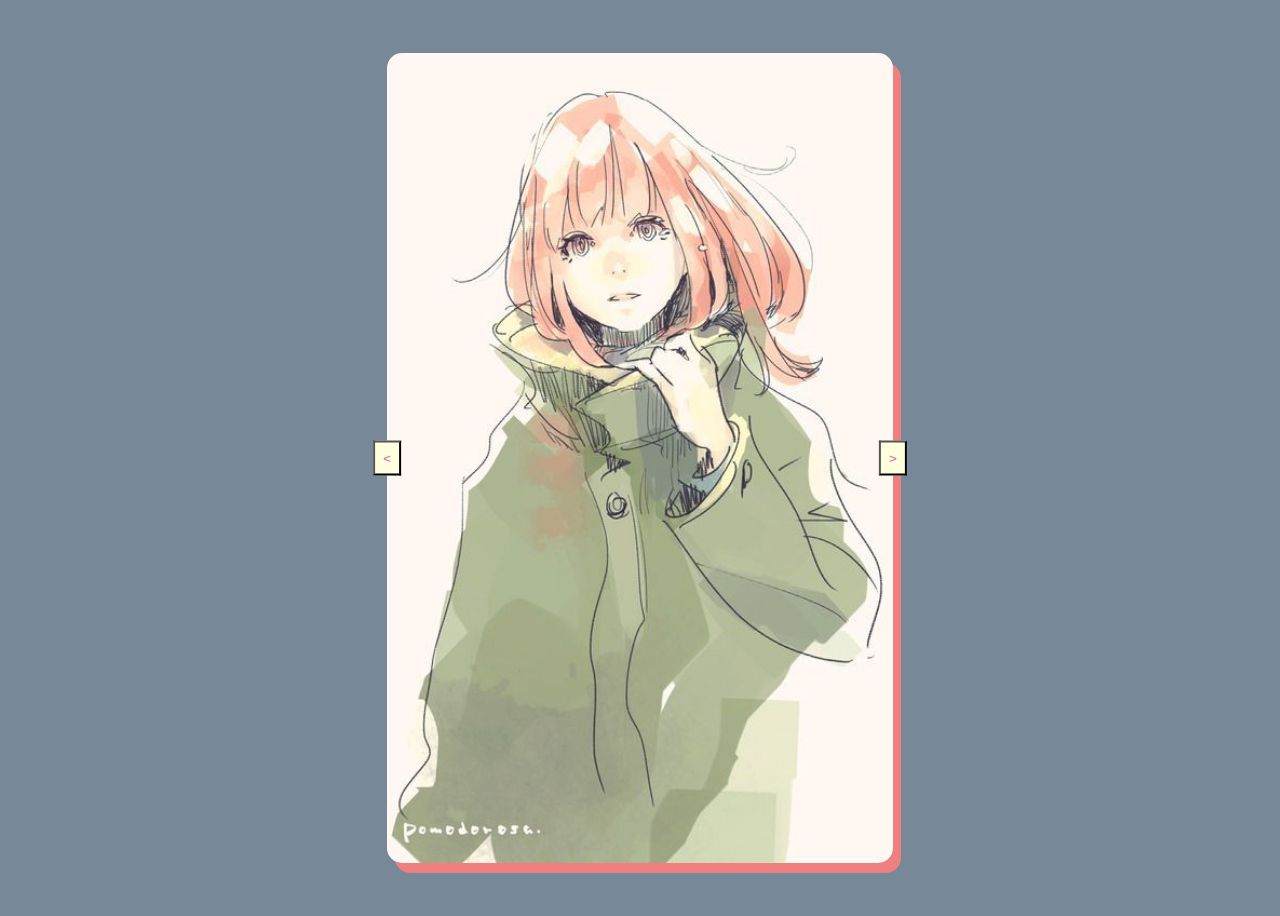
<file: image_slider/index.html>
<html>
	<head>
		<style type="text/css"> @import url(style.css) </style>
		<meta charset="UTF-8">
	</head>
	<body>
		<div class="images">
			<button type="button" class="btn prevBtn"> < </button>
			<button type="button" class="btn nextBtn"> > </button>
		</div>
		<script src="script.js"></script>
	</body>
</html>
</file>
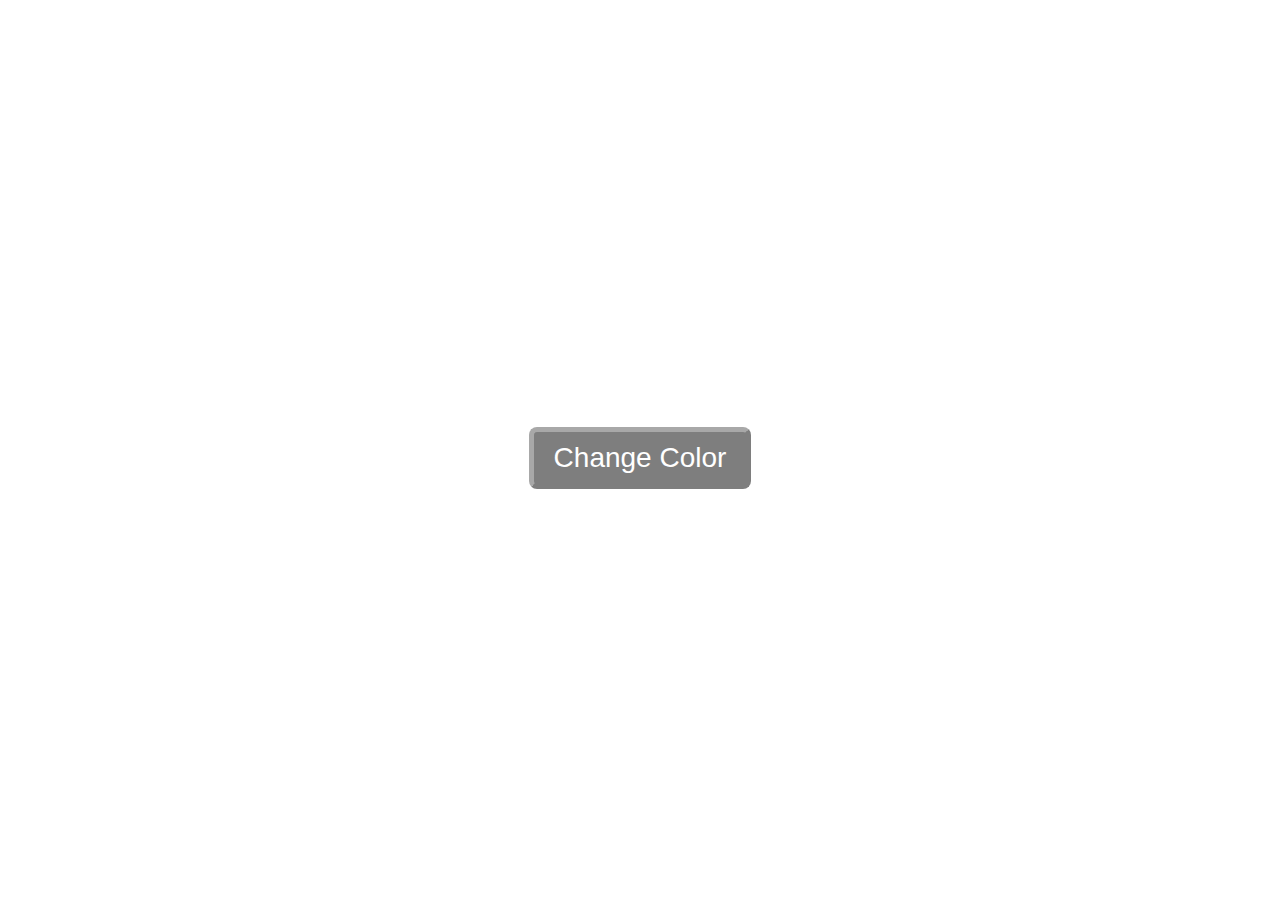
<file: changing_color_at_random_from_array/interafce.html>
<html>
    <head>
    	<style type="text/css">@import url('style.css')</style>
    	<meta charset="UTF-8">
    </head>
	<body>
		<button type="button" id="colorbtn">change color</button>
		<script type="text/javascript" src="script.js"></script>
	</body>
</html>
</file>
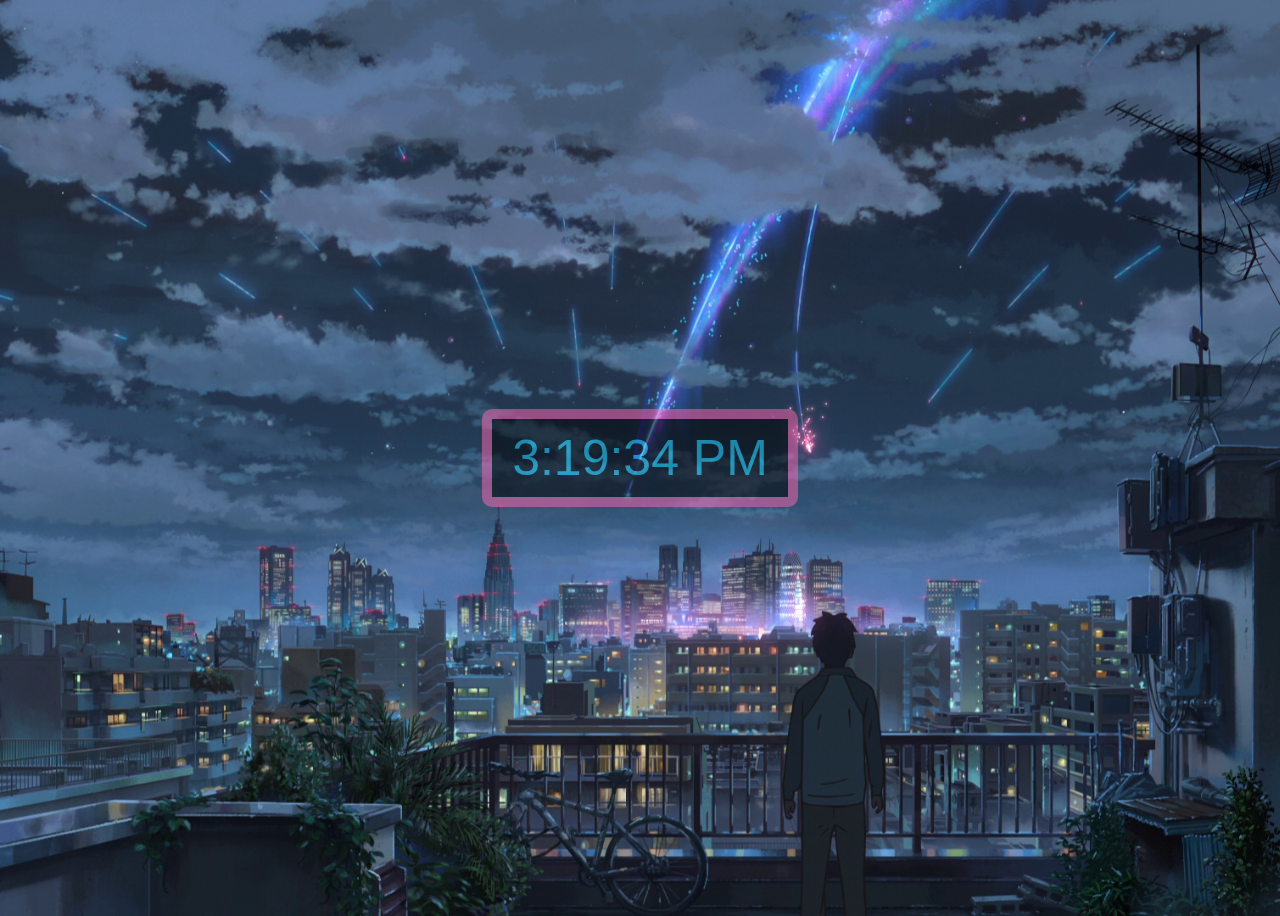
<file: digital_clock/digital_clock.html>
<html>
	<head>
		<meta charset="UTF-8"/>
		<meta name="viewport" content="width=device-width, initial-scale=1.0"/>
		<link rel="stylesheet" href="digital_clock_style.css">
	</head>
	<body>
		<div class="container"></div>
		<script type="text/javascript" src="digital_clock_script.js"></script>
	</body>
</html>
</file>
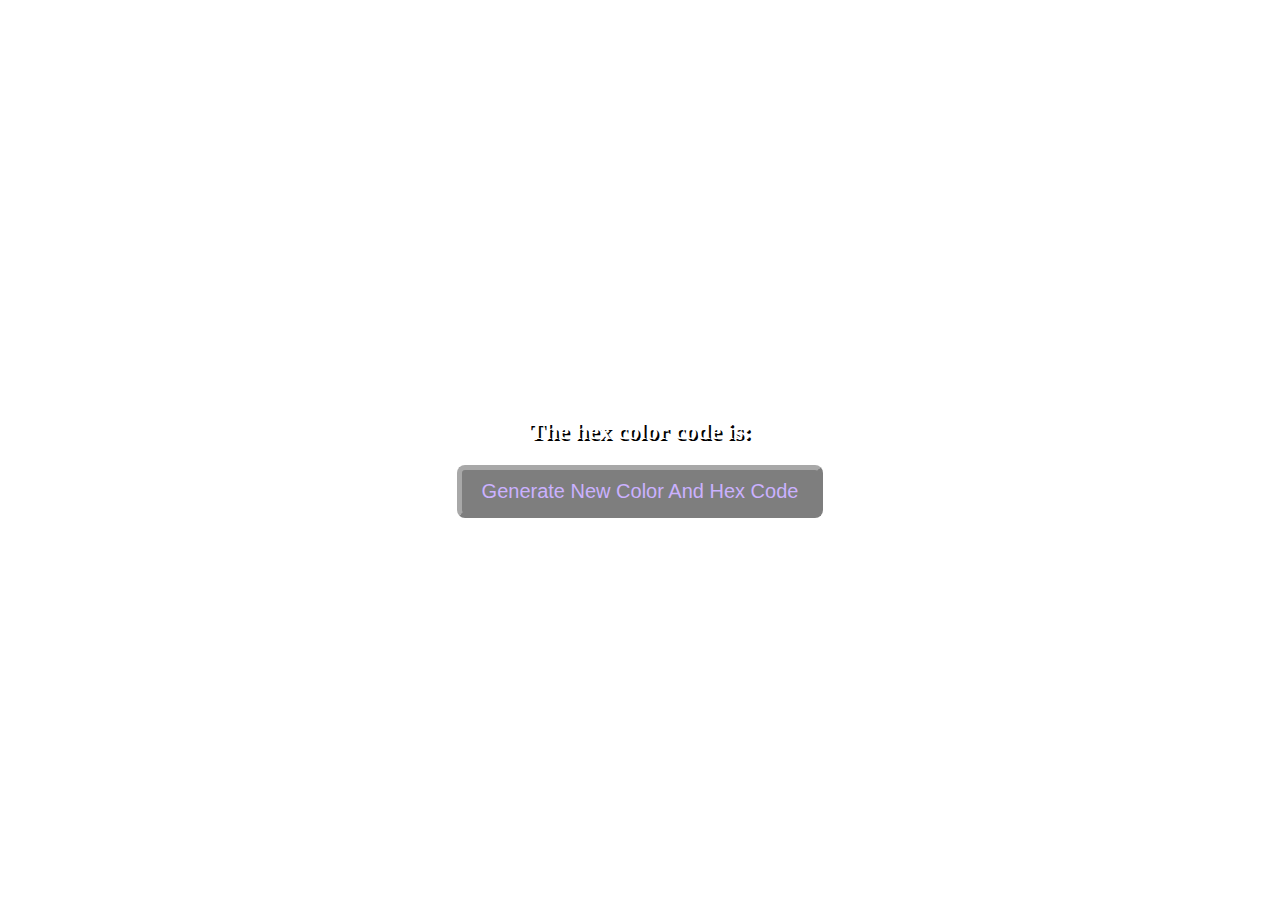
<file: hex_color_generator_random/front.html>
<html>
    <head>
    	<style type="text/css">@import url('style.css')</style>
    	<meta charset="UTF-8">
    </head>
	<body>
		<div class="container">
			<h2>
				The hex color code is: <span id="hexcode"></span>
			</h2>
			<button type="button" id="hexcolorbtn">generate new color and hex code</button>
		</div>
		<script type="text/javascript" src="script.js"></script>
	</body>
</html>
</file>
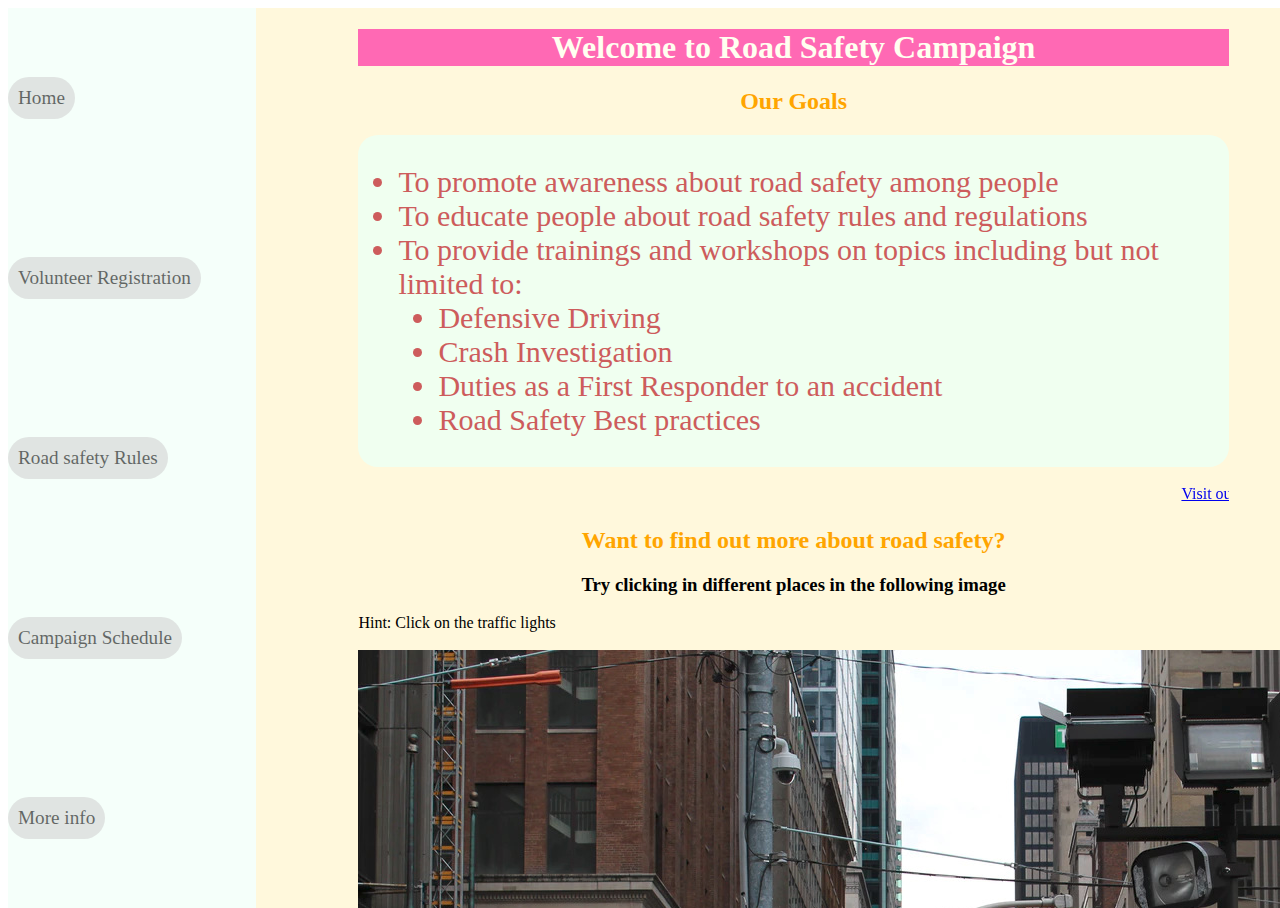
<file: Road_Safety_Campaign_Website/0_Entry_Point_To_The_Website.html>
<!DOCTYPE html>
<html>
    <head>
        <meta charset="utf-8">
        <meta name="viewport" content="width=device-width, initial-scale=1.0">
        <style type="text/css">
        	#nav{
        		height: 100vh;
                background-color: #F5FFFA;
                min-width: 20vw;
                position: relative;
        		display: flex;
        		align-items: baseline;
                justify-content: space-around;
        		flex-direction: column;
                float: left;
                font-size: 1.5vw;
                font-family: Times;
        	}
            iframe {
                position: absolute;
                right: 0;
                display: block;
                border: none;
                width: 80vw;
                height: 100vh;
            }
            .pageLink{
                background-color: #D3D3D3;
                opacity: 0.6;
                border-radius: 25px;
                padding: 10px 10px 10px 10px;
            }
            .pageLink:hover{
                transform: scale(1.06);
                opacity: 1.0;
            }
            a:link{
                text-decoration: none;
                color: black;
            }
            a:hover{
                color: #F08080;
            }
        </style>
    </head>
    <body>
        <div id="nav">
            <span class="pageLink">
                <a href="homePage.html" target="content">Home</a>
            </span>
            <span class="pageLink">
                <a href="volunteerRegistrationPage.html" target="content">Volunteer Registration</a>
            </span>
            <span class="pageLink">
                <a href="roadSafetyRules.html" target="content">Road safety Rules</a>
            </span>
            <span class="pageLink">
                <a href="campaignSchedule.html" target="content">Campaign Schedule</a>
            </span>
            <span class="pageLink">
                <a href="moreInfo.html" target="content">More info</a>
            </span>
        </div>
        <iframe name="content" src="homePage.html"></iframe>
    </body>
</file>
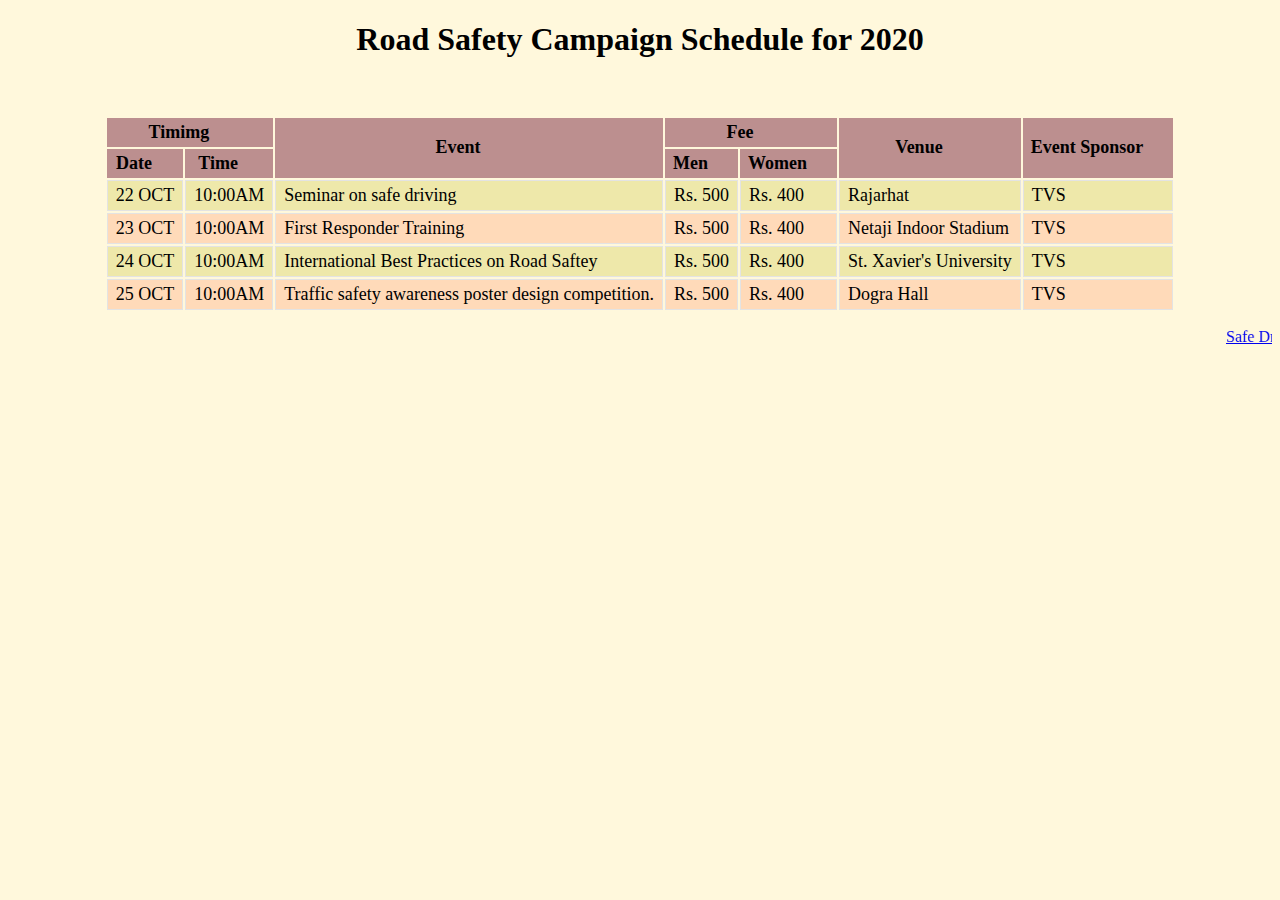
<file: Road_Safety_Campaign_Website/campaignSchedule.html>
<!DOCTYPE html>
<html lang="en">
    <head>
        <meta charset="utf-8">
        <meta name="viewport" content="width=device-width, initial-scale=1.0">
	<style type="text/css">
		h1{
			text-align: center;
			font-family: Times;
		}
		table {
			border-width: 20px;
			border-color: #A0522D;
		}
    	table tr:nth-child(odd) td {
      		background-color: #EEE8AA;
    	}
    	table tr:nth-child(even) td{
    		background-color: #FFDAB9;
    	}
    	table th {
    		text-align: center;
    		background-color: #BC8F8F;
    		padding: 4px 30px 4px 8px;
    	}
    	table td {
    		border: 1px solid #e3e3e3;
    		padding: 4px 8px;
    	}
    	h2 {color: black; background-color: black; font-variant: small-caps; text-align: center; background-image:  linear-gradient(to bottom right, #eeaeca, #cab3d6);
    	}
	</style>
    </head>
    <body bgcolor=#FFF8DC>
        <h1>Road Safety Campaign Schedule for 2020</h1><br/><br/>
		<table style="margin-left: auto; margin-right: auto; font-size: large">
			<tr>
				<th colspan="2">Timimg</th>
				<th rowspan="2">Event</th>
				<th colspan="2">Fee</th>
				<th rowspan="2">Venue</th>
				<th rowspan="2">Event Sponsor</th>
				
			</tr>
			<tr>
				<th>Date</th>
				<th>Time</th>
				<th>Men</th>
				<th>Women</th>
			</tr>
			<tr>
				<td>22 OCT</td>
				<td>10:00AM</td>
				<td>Seminar on safe driving</td>
				<td>Rs. 500</td>
				<td>Rs. 400</td>
				<td>Rajarhat</td>
				<td>TVS</td>
			</tr>
			<tr>
				<td>23 OCT</td>
				<td>10:00AM</td>
				<td>First Responder Training</td>
				<td>Rs. 500</td>
				<td>Rs. 400</td>
				<td>Netaji Indoor Stadium</td>
				<td>TVS</td>
			</tr>
			<tr>
				<td>24 OCT</td>
				<td>10:00AM</td>
				<td>International Best Practices on Road Saftey</td>
				<td>Rs. 500</td>
				<td>Rs. 400</td>
				<td>St. Xavier's University</td>
				<td>TVS</td>
			</tr>
			<tr>
				<td>25 OCT</td>
				<td>10:00AM</td>
				<td>Traffic safety awareness poster design competition.</td>
				<td>Rs. 500</td>
				<td>Rs. 400</td>
				<td>Dogra Hall</td>
				<td>TVS</td>
			</tr>
		</table>
	<p>
      <marquee><a href="roadSafteyRules.html">Safe Drive campaign...Click here</a></marquee>
    </p>
    </body>
</html>
</file>
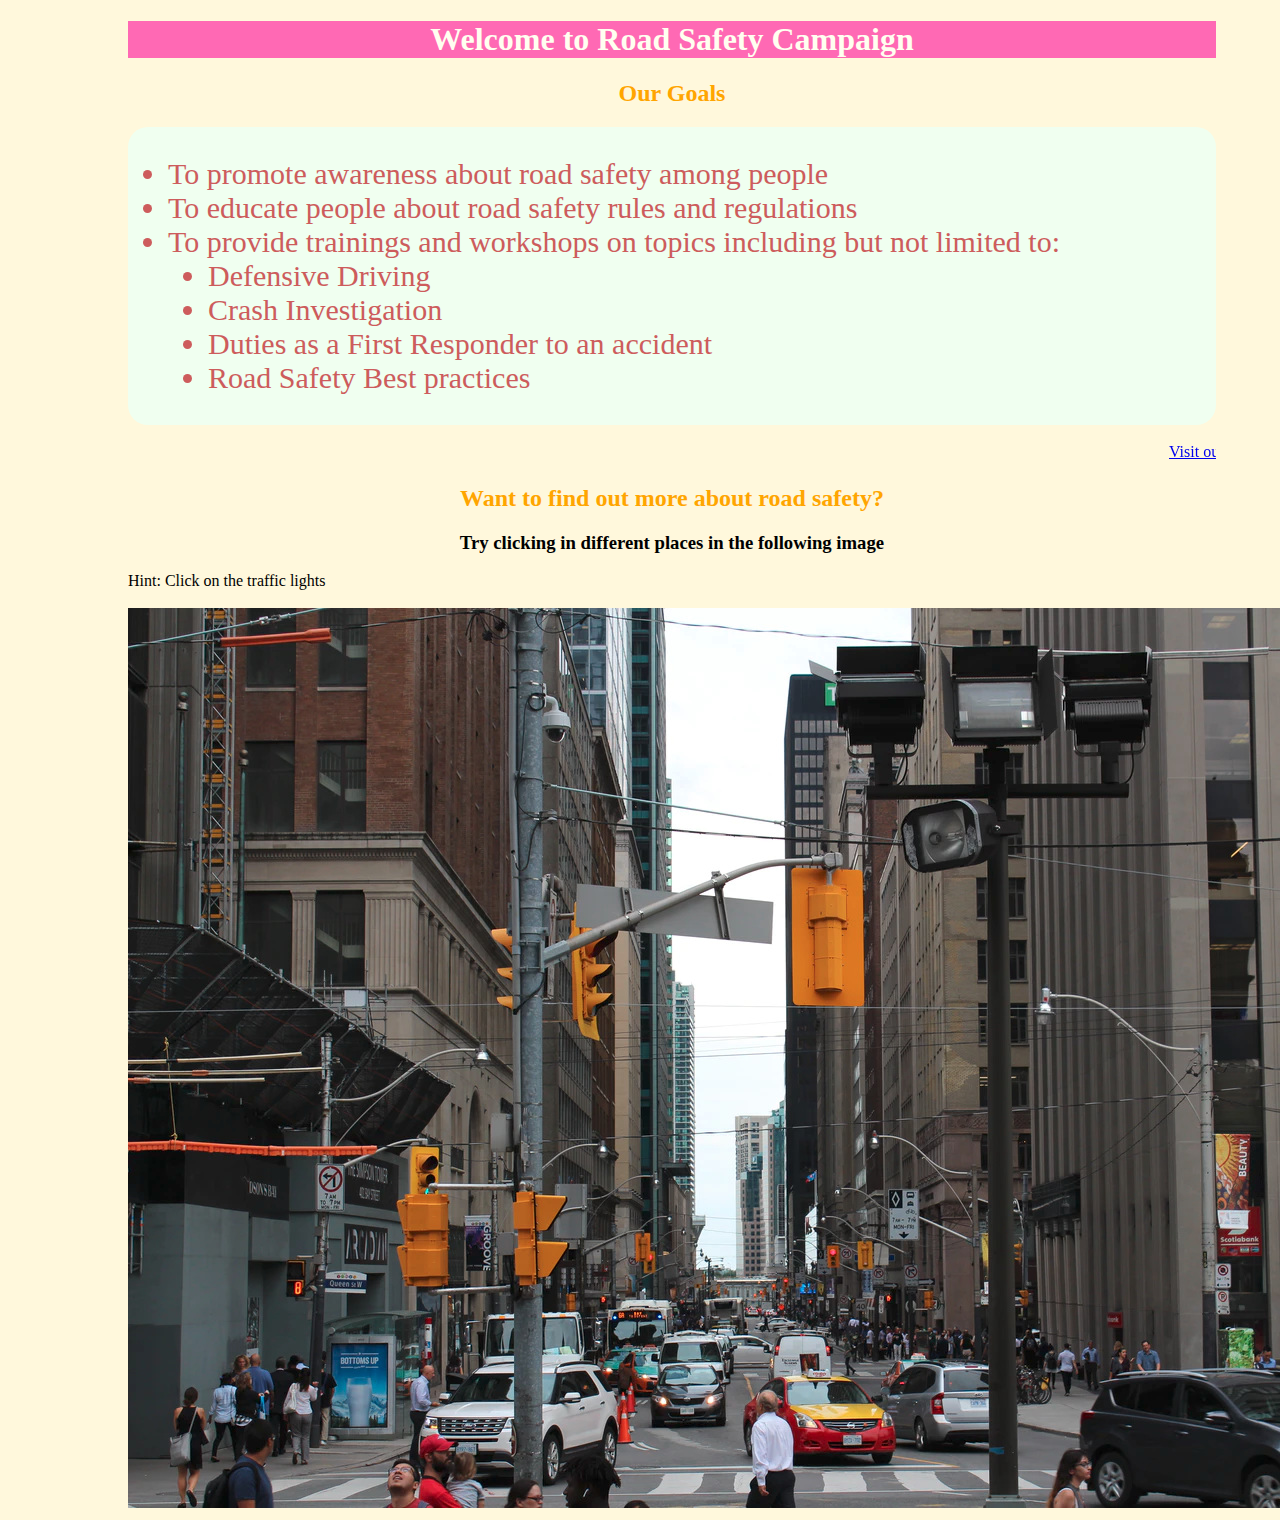
<file: Road_Safety_Campaign_Website/homePage.html>
<!DOCTYPE html>
<html lang="en">
    <head>
        <meta charset="utf-8">
        <meta name="viewport" content="width=device-width, initial-scale=1.0">
        <style>
            body {
                background-color: #FFF8DC;
                margin-left: 10vw;
                margin-right: 5vw;
            }
            h1 {
                text-align: center;
                color: #FFFFF0;
                font-family: Times;
                background-color: #FF69B4;
            }
            h2 {
                text-align: center;
                color: #FFA500;
                font-family: Times;
            }
            h3{
                text-align: center;
            }
            .goals {
                min-height: 20vh;
                display: flex;
                flex-direction: column;
                text-align: stretch;
                background-color: #F0FFF0;
                font-size: 30px;
                font-family: "Times New Roman";
                color: #CD5C5C;
                border-radius: 20px;
            }
            div.zebraWrapper {
                text-align: center;
            }
        </style>
    </head>
    <body>
        <h1>Welcome to Road Safety Campaign</h1>
        <h2>Our Goals</h2>
        <div class="goals">
            <ul>
                <li>To promote awareness about road safety among people</li>
                <li>To educate people about road safety rules and regulations</li>
                <li>To provide trainings and workshops on topics including but not limited to:<br>
                    <ul style="list-style-type: disc;">
                        <li>Defensive Driving</li>
                        <li>Crash Investigation</li>
                        <li>Duties as a First Responder to an accident</li>
                        <li>Road Safety Best practices</li>
                    </ul>
                </li>
            </ul>
        </div>
        <br/>
        <marquee><a href="campaignSchedule.html">Visit our campaign schedule page!</a></marquee>
        <br/>
        <h2>Want to find out more about road safety?</h2>
        <h3>Try clicking in different places in the following image</h3>
        <font size="3">Hint: Click on the traffic lights</font>
        <div class="zebraWrapper"><br>
            <img src="traffic2.jpg" alt="Zebra Crossing" usemap="#roadmap" >
            <map name="roadmap">
                <area shape="rect" coords="386,589,386,590" href="moreInfo.html#zebra">
                <area shape="rect" coords="386,590,432,677" href="moreInfo.html#zebra">
                <area shape="rect" coords="709,41,1032,273" href="moreInfo.html#zebra">
                <area shape="rect" coords="264,529,345,696" href="moreInfo.html#zebra">
                <area shape="rect" coords="336,283,513,464" href="moreInfo.html#zebra">
                <area shape="rect" coords="505,620,755,696" href="moreInfo.html#zebra">
            </map>
        </div>
    </body>
</html>
</file>
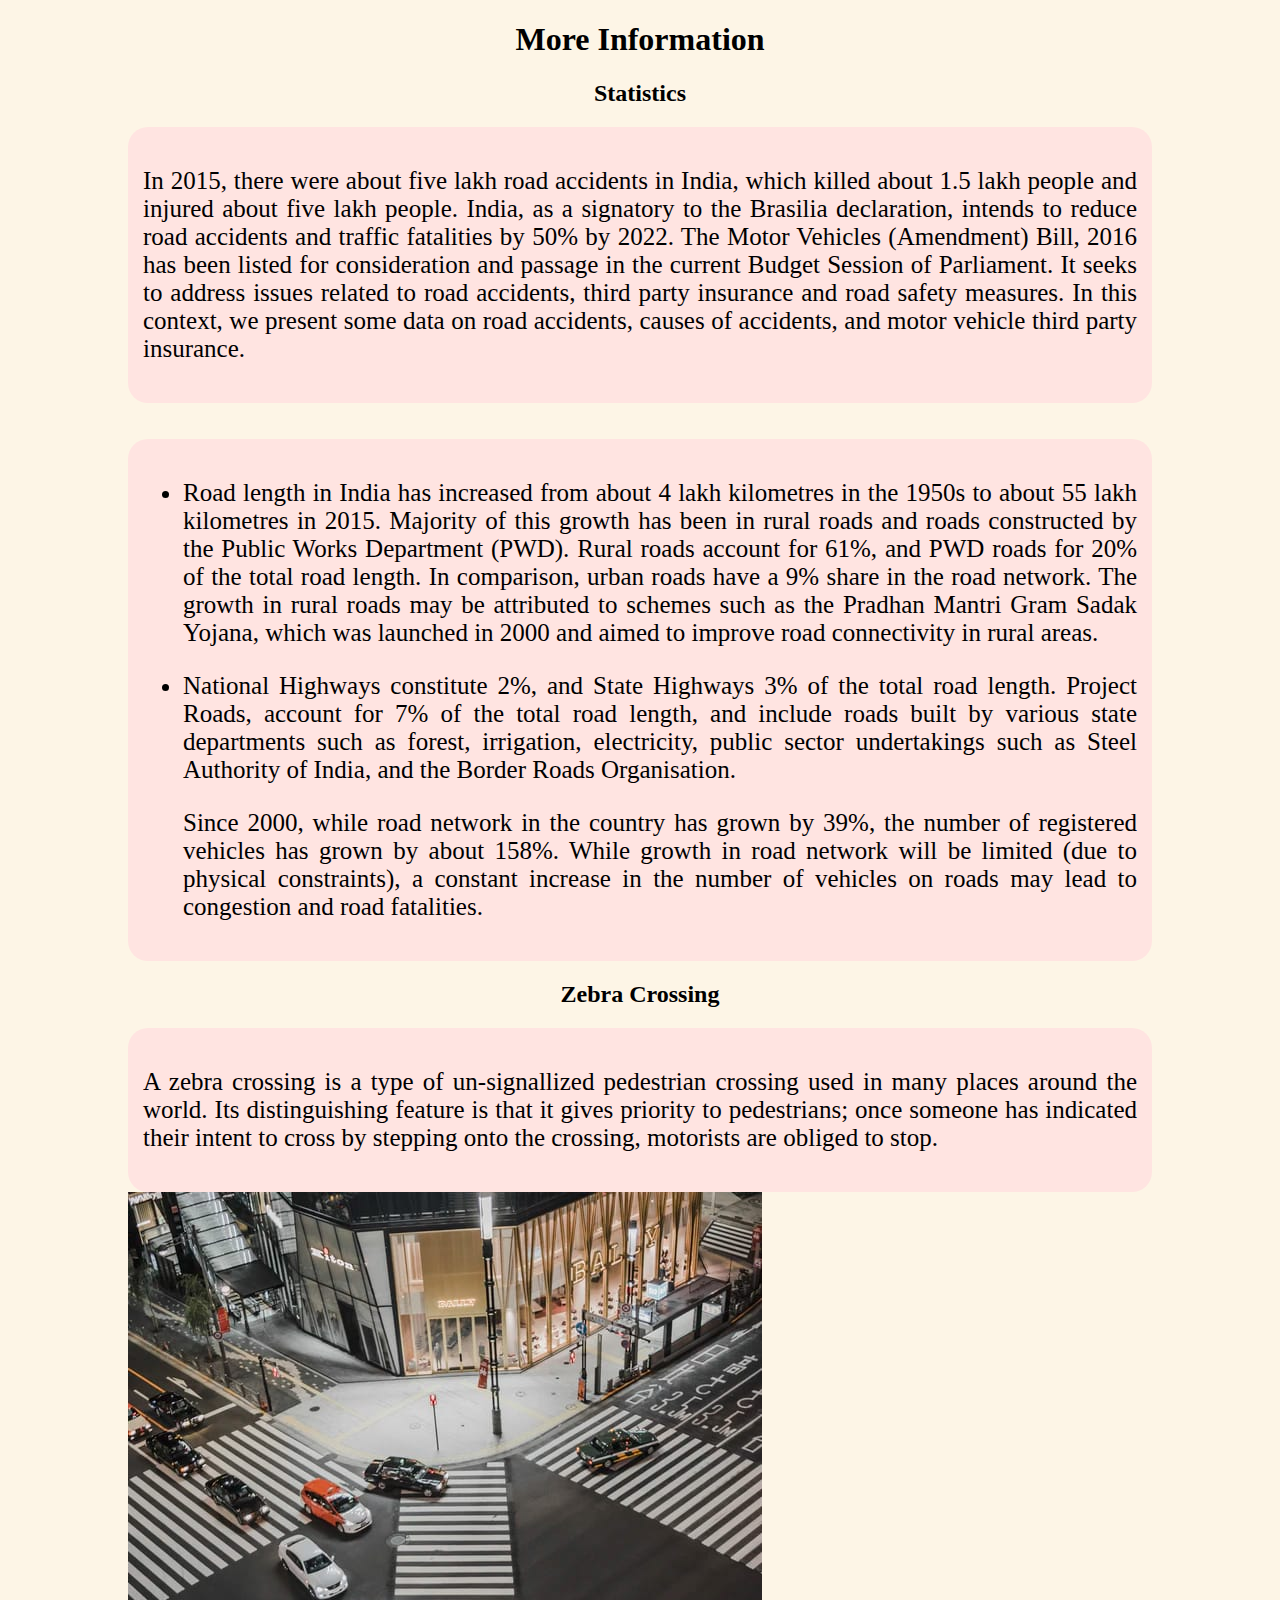
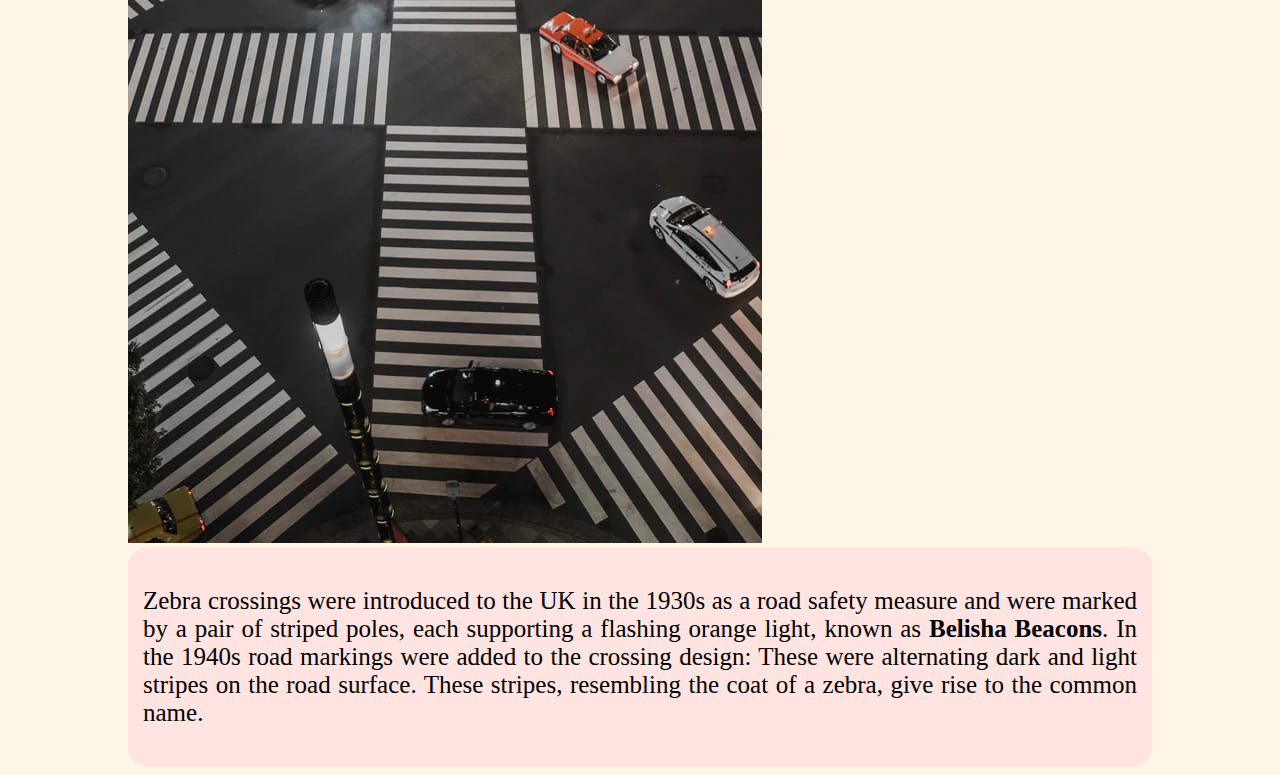
<file: Road_Safety_Campaign_Website/moreInfo.html>
<!DOCTYPE html>
<html lang="en">
    <head>
        <meta charset="utf-8">
        <meta name="viewport" content="width=device-width, initial-scale=1.0">
        <style>
            body{
                margin-left: 10vw;
                margin-right: 10vw;
                background-color: #FDF5E6;
            }
            h1{
                text-align: center;
                font-family: Times;
            }
            h2{
                text-align: center;
                font-family: Times;
            }
            .paragraph{
                background-color: #FFE4E1;
                border-radius: 20px;
                padding: 15px;
                justify-content: center;
                text-align: justify;
                font-family: "Times New Roman";
                font-size: 25px;
            }
        </style>
    </head>
    <body>
        <h1>More Information</h1>
        <h2 id="statistics">Statistics</h2>
        <div class="paragraph">
            <p>In 2015, there were about five lakh road accidents in India, 
            which killed about 1.5 lakh people and injured about five lakh people.  
            India, as a signatory to the Brasilia declaration, intends to reduce road accidents 
            and traffic fatalities by 50% by 2022.  The Motor Vehicles (Amendment) Bill, 2016 
            has been listed for consideration and passage in the current Budget Session of Parliament.  
            It seeks to address issues related to road accidents, third party insurance 
            and road safety measures.  In this context, we present some data on road accidents, 
            causes of accidents, and motor vehicle third party insurance.</p>
        </div>
        <br/><br/>
        <div class="paragraph">
            <ul>
                <li><p>Road length in India has increased from about 4 lakh kilometres in the 1950s 
                    to about 55 lakh kilometres in 2015. Majority of this growth has been in rural roads
                    and roads constructed by the Public Works Department (PWD).  Rural roads account for
                    61%, and PWD roads for 20% of the total road length.  In comparison, urban roads have
                    a 9% share in the road network.  The growth in rural roads may be attributed to schemes 
                    such as the Pradhan Mantri Gram Sadak Yojana, which was launched in 2000 and aimed to 
                    improve road connectivity in rural areas.</p></li>
                <li><p>National Highways constitute 2%, and State Highways 3% of the total road length. 
                    Project Roads, account for 7% of the total road length, and include roads built by 
                    various state departments such as forest, irrigation, electricity, public sector 
                    undertakings such as Steel Authority of India, and the Border Roads Organisation.
                </p></li>
                <p>Since 2000, while road network in the country has grown by 39%, the number of 
                    registered vehicles has grown by about 158%.  While growth in road network will be 
                    limited (due to physical constraints), a constant increase in the number of 
                    vehicles on roads may lead to congestion and road fatalities.  </p>
            </ul>
        </div>
        <h2 id="zebra">Zebra Crossing</h2>
        <div class="paragraph">
            <p>A zebra crossing is a type of un-signallized pedestrian crossing used in many places 
            around the world. Its distinguishing feature is that it gives priority to pedestrians; 
            once someone has indicated their intent to cross by stepping onto the crossing, 
            motorists are obliged to stop. </p>
        </div>
        <div class="imageWrapper">
            <img src="manyZebraCrossings.jpeg">
        </div>
        <div class="paragraph">
            <p id="belisha">Zebra crossings were introduced to the UK in the 1930s as a road safety measure and were marked 
            by a pair of striped poles, each supporting a flashing orange light, known as 
            <strong>Belisha Beacons</strong>. In the 1940s road markings were added to the crossing 
            design: These were alternating dark and light stripes on the road surface. These stripes, 
            resembling the coat of a zebra, give rise to the common name. </p>
        </div>
    </body>
</html>
</file>
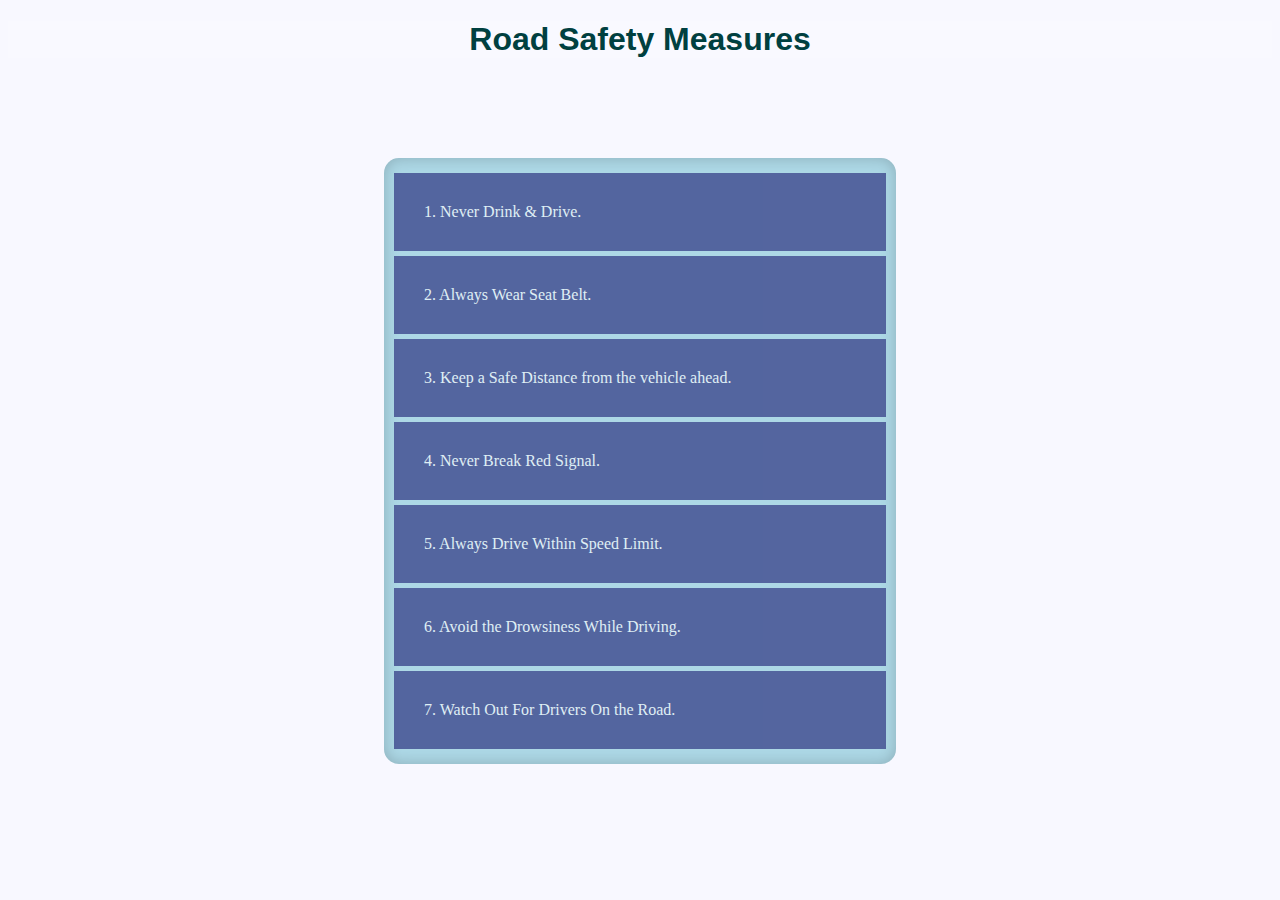
<file: Road_Safety_Campaign_Website/roadSafetyRules.html>
<!DOCTYPE html>
<html lang="en">
    <head>
        <meta charset="utf-8">
        <meta name="viewport" content="width=device-width, initial-scale=1.0">
        <title>Safety Rules</title>
        <style type="text/css">
        	body {
        		background-color: #F8F8FF;
        		font-family: Palatino;
        	}
        	ul
        	{
        		position: relative;
        		width: 40vw;
        		margin: 100px auto 0;
        		padding: 10px;
        		box-sizing: border-box;
        		background-color: #ADD8E6;
        		box-shadow: inset 0 0 15px rgba(0,0,0,.2);
        		border-radius: 15px;
        	}
        	ul li
        	{
        		display: flex;
        		background-color: #191970;
        		padding: 30px;
        		color: #fff;
        		margin: 5px 0;
        		transition: .5s; 
                opacity: 0.6;
        	}
        	ul li:hover
        	{
        		transform: scale(1.06);
        		background-color: #C71585; 
                opacity: 1.0;
        	}
        </style>

    </head>
    <body>
        <h1 style="text-align: center; font-family: Palatino, sans-serif ; background-color: rgba(255,255,255,.2); color: rgb(0,64,64);">Road Safety Measures</h1>
        <ul>
      		<li>1.	Never Drink & Drive.</li>
      		<li>2.	Always Wear Seat Belt.</li>
      		<li>3.	Keep a Safe Distance from the vehicle ahead.</li>
      		<li>4.	Never Break Red Signal.</li>
      		<li>5.	Always Drive Within Speed Limit.</li>
      		<li>6.	Avoid the Drowsiness While Driving.</li>
      		<li>7.	Watch Out For Drivers On the Road.</li>
    	</ul>
    </body>
</html>
</file>
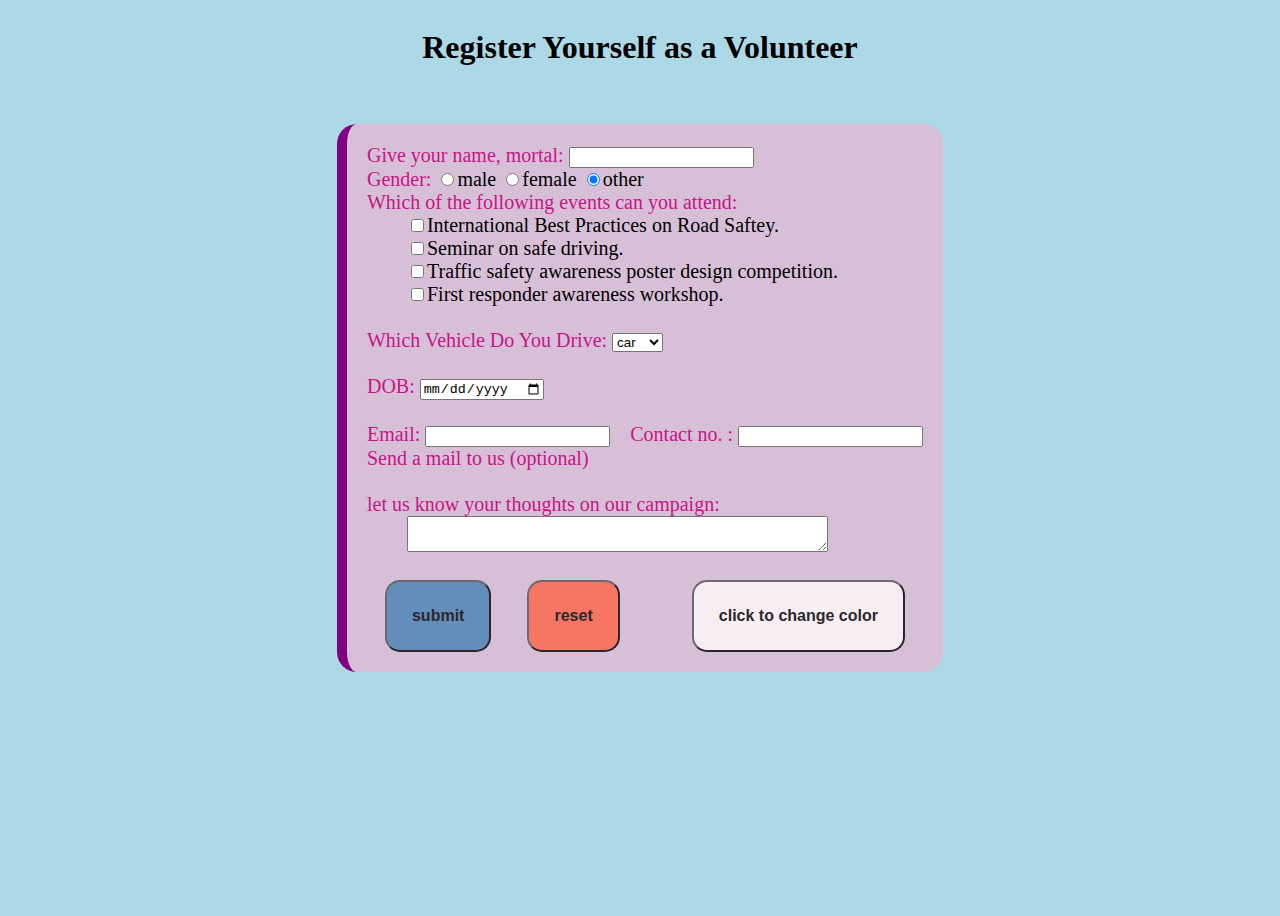
<file: Road_Safety_Campaign_Website/volunteerRegistrationPage.html>
<!DOCTYPE html>
<html lang="en">
    <head>
        <meta charset="utf-8">
        <meta name="viewport" content="width=device-width, initial-scale=1.0">
        <style type="text/css">
        	body{
        		background-color: #ADD8E6;
        	}
        	.container{
        		min-height: 100vh;
        		display: flex;
        		flex-direction: column;
        		align-items: center;
        	}
        	.formDiv{
        		background-color: #D8BFD8;
        		border-left-style: solid;
                border-width: 10px;
                border-color: #800080;
                border-radius: 20px;
                padding: 20px;
                font-size: 20px;
                font-family: Palatino;
        	}
        	.btns{
        		display: flex;
        		justify-content: space-around;
                font-family: Palatino;
        	}
        	button{
        		border-radius: 15px;
        		padding: 25px;
        		opacity: 0.8;
        	}
        	#submit{
        		background-color: #4682B4;
        	}
        	#reset{
        		background-color: #FF6347;
        	}
        	#color{
        		background-color: #FFFAFA;
        	}
            label{
                color: #C71585;
            }
        	button:hover{
        		opacity: 1.0;
        	}
        	a{
        		text-decoration: none;
        		color: #C71585;
        	}
        	a:hover{
        		color: #FF69B4;
        	}
        </style>
        <script type="text/javascript">
        	const colors = ["ADD8E6", "98FB98"];
        	i = [0];
        	function changeBg(){
        		if(i[0]==0){
        			i[0] = 1;
        		}
        		else{
        			i[0] = 0;
        		}
        		document.body.style.backgroundColor = "#" + colors[i[0]];
        	}
        	function showAlert(){
        		alert("Submission Successful");
        	}
        </script>
    </head>
    <body>
        <div class="container">
        	<h1>Register Yourself as a Volunteer</h1>
	        <br/><br/>
	        <div class="formDiv">
	        	<form name="volReg">
		        	<label for="volName">Give your name, mortal:</label>
		        	<input type="text" id="volName" name="volName">
		        	<br/>
		        	<label for="gender">Gender:</label>
                    <input type="radio" name="gender">male
		        	<input type="radio" name="gender">female
		        	<input type="radio" name="gender" checked="checked">other
		        	<br/>
                    <label for="roadCrossType">Which of the following events can you attend:</label>
		        	<br/>
		        	&nbsp &nbsp &nbsp &nbsp
		        	<input type="checkbox" name="roadCrossType">International Best Practices on Road Saftey.<br/>
		        	&nbsp &nbsp &nbsp &nbsp
		        	<input type="checkbox" name="roadCrossType">Seminar on safe driving.<br/>
		        	&nbsp &nbsp &nbsp &nbsp
		        	<input type="checkbox" name="roadCrossType">Traffic safety awareness poster design competition.<br/>
		        	&nbsp &nbsp &nbsp &nbsp
		        	<input type="checkbox" name="roadCrossType">First responder awareness workshop.<br/>
		        	<br/>
                    <label for="dropdown">Which Vehicle Do You Drive:</label>
		        	<select name="dropdown">
		        		<option>car</option>
		        		<option>bike</option>
		        		<option>truck</option>
		        		<option>bus</option>
		        	</select>
		        	<br/><br/>
                    <label for="dob">DOB:</label>
		        	<input type="date" name="dob"><br/><br/>
                    <label for="email">Email:</label>
		        	<input type="email" name="email">&nbsp &nbsp
                    <label for="contact">Contact no. :</label>
		        	<input type="text" name="contact" maxlength="10"><br/>
		        	<a href="mailto:RoadSafetyCampaign@gmail.com?subject=Participation as a volunteer">
		        		Send a mail to us (optional)
		        	</a><br/><br/>
                    <label for="comment">let us know your thoughts on our campaign:</label>
		        	<br/>&nbsp &nbsp &nbsp &nbsp
		        	<textarea name="comment" maxlength="100" cols="50"></textarea>
		        	<br/><br/>
		        	<div class="btns">
		        		<button type="submit" id="submit" onclick="showAlert()"><font size=3><b>submit</b></font></button>
		        		<button type="reset" id="reset"><font size=3><b>reset</b></font></button><br/><br/>
		        		<button type="button" id="color" value="ColourClick" name="ColourClick" onclick="changeBg()">
		        			<font size=3><b>click to change color</b></font>
		        		</button>
		        	</div>
		        </form>
	        </div>
        </div>
    </body>
</html>
</file>
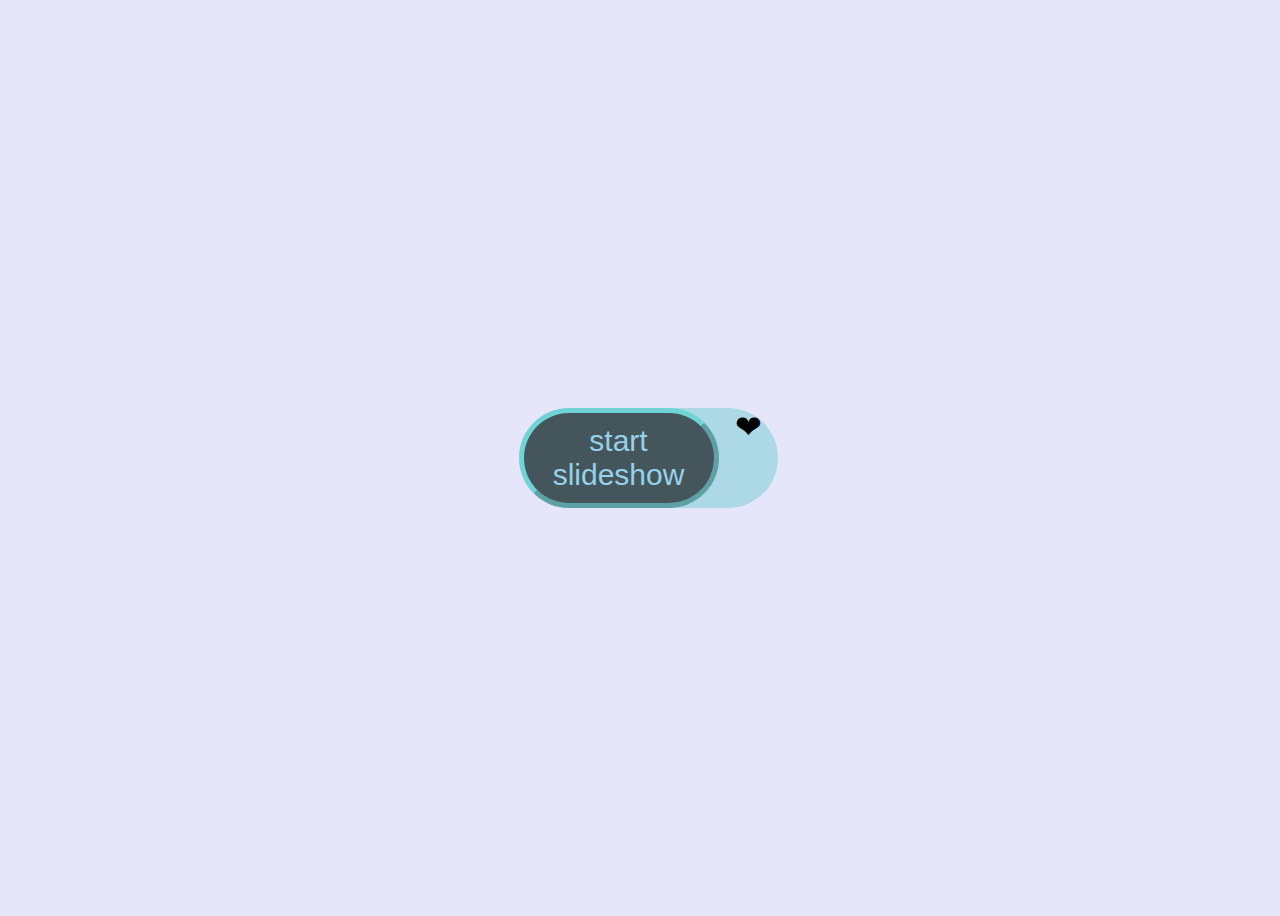
<file: slideshow/slideshow.html>
<html>
	<head>
		<meta charset="UTF-8"/>
		<meta name="viewport" content="width=device-width, initial-scale=1.0"/>
		<link rel="stylesheet" href="slideshow.css">
	</head>
	<body>
		<div class="container">
			<img id="image"><br/>
			<button id="slideshowbtn" class="btn">start slideshow</button>
			<font size=6 id="heart">&nbsp; ❤ &nbsp; </font>
			<button id="stopbtn" class="btn">stop slideshow</button>
		</div>
		<script type="text/javascript" src="slideshow.js"></script>
	</body>
</html>
</file>
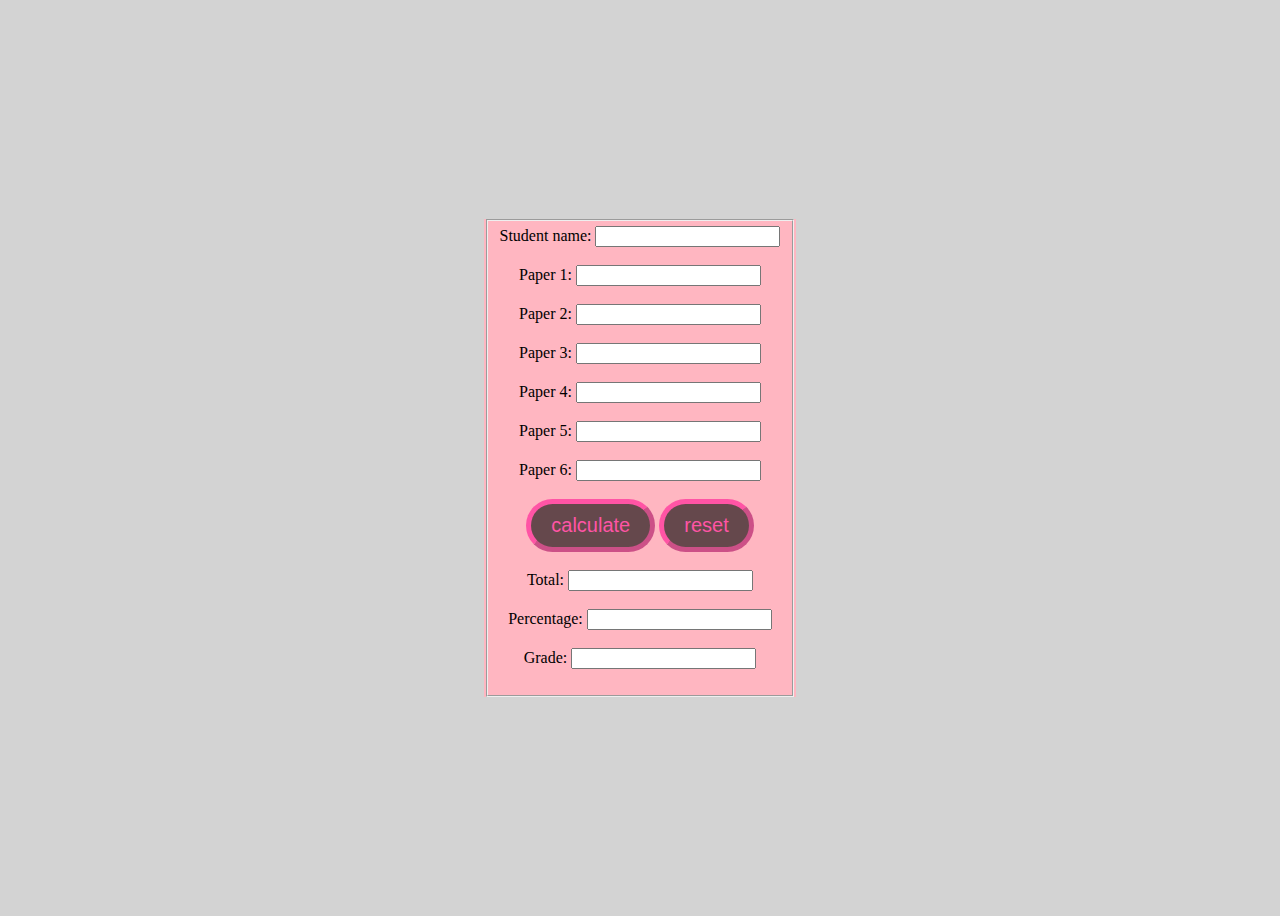
<file: student_exam_grades_calculator/student_marks.html>
<html>
	<head>
		<meta charset="UTF-8"/>
		<meta name="viewport" content="width=device-width, initial-scale=1.0"/>
		<style>
			body{
				display: flex;
				min-height: 100vh;
				align-items: center;
				justify-content: center;
				background-color: #D3D3D3;
			}
			.container{
				background-color: #FFB6C1;
				text-align: center;
				justify-content: center;
			}
			.btn{
				background-color: black;
				color: #FF1493;
				font-size: 20px;
				border-width: 5px;
				border-color: #FF1493;
				border-radius: 30px;
				padding: 10px 20px 10px 20px;
				opacity: 0.6;
			}
			.btn:hover{
				opacity: 1.0;
				background-color: black;
			}
		</style>
		<script type="text/javascript">
			function calculate(f){
				marks = f.elements['marks'];
				total = 0;
				for(i=0; i<marks.length; i++){
					total = total + parseInt(marks[i].value);
				}
				f.total.value = total;
				percentage = total / 6;
				f.percentage.value = percentage;
				g = "";
				if(percentage>=85){
					g = "S";
				}
				else if(percentage>=70 && percentage<85){
					g = "A";
				}
				else if(percentage>=60 && percentage<70){
					g = "B";
				}
				else if(percentage>=50 && percentage<60){
					g = "C";
				}
				else if(percentage>=40 && percentage<50){
					g = "D";
				}
				else{
					g = "F";
				}
				f.grade.value = g;
			}
		</script>
	</head>
	<body>
		<div class="container">
			<fieldset>
				<form name="marksheet">
					Student name: <input type="text" id="name">
					<br/><br/>
					Paper 1: <input type="number" name="marks">
					<br/><br/>
					Paper 2: <input type="number" name="marks">
					<br/><br/>
					Paper 3: <input type="number" name="marks">
					<br/><br/>
					Paper 4: <input type="number" name="marks">
					<br/><br/>
					Paper 5: <input type="number" name="marks">
					<br/><br/>
					Paper 6: <input type="number" name="marks">
					<br/><br/>
					<button type="button" id="btnCalc" class = "btn" onClick="calculate(this.form)">
						calculate
					</button>
					<button type="reset" id="btnReset" class = "btn" onClick="">
						reset
					</button>
					<br/><br/>
					Total: <input type="text" name="total">
					<br/><br/>
					Percentage: <input type="text" name="percentage">
					<br/><br/>
					Grade: <input type="text" name="grade">
			</form>
			</fieldset>
		</div>
		
	</body>
</html>
</file>
<file: digital_clock/digital_clock_style.css>
body
{
	display: flex;
	min-height: 100vh;
	justify-content: center;
	align-items: center;
	background-color: #ADD8E6;
	background-image: url("kimi_no_na_wa.png");
	background-size: cover;
}
.container
{
	border: 10px;
	border-radius: 10px;
	padding: 10px 20px 10px 20px;
	border-style: solid;
	border-color: #FF69B4;
	background-color: black;
	font-size: 50px;
	font-family: sans-serif;
	color: #17D4FE;
	opacity: 0.5;
}
</file>
<file: slideshow/slideshow.css>
body
{
	display: flex;
	height: 100vh;
	width: 100vw;
	justify-content: center;
	align-items: center;
	background-color: #E6E6FA;
	background-size: cover;
}
.container
{
	display: flex;
	justify-content: space-between;
	flex-direction: row;
	text-align: center;
	background-color: #ADD8E6;
	border-width: 5px;
	border-radius: 80px;
}
.btn
{
	background-color: black;
	width: 200px;
	height: 100px;
	color: #87CEEB;
	font-size: 30px;
	border-width: 5px;
	border-color: #48D1CC;
	border-radius: 80px;
	padding: 10px 20px 10px 20px;
	opacity: 0.6;
}
.btn:hover
{
	opacity: 1.0;
	background-color: black;
}
#slideshowbtn
{}
#stopbtn
{
	display: none;
}
</file>
